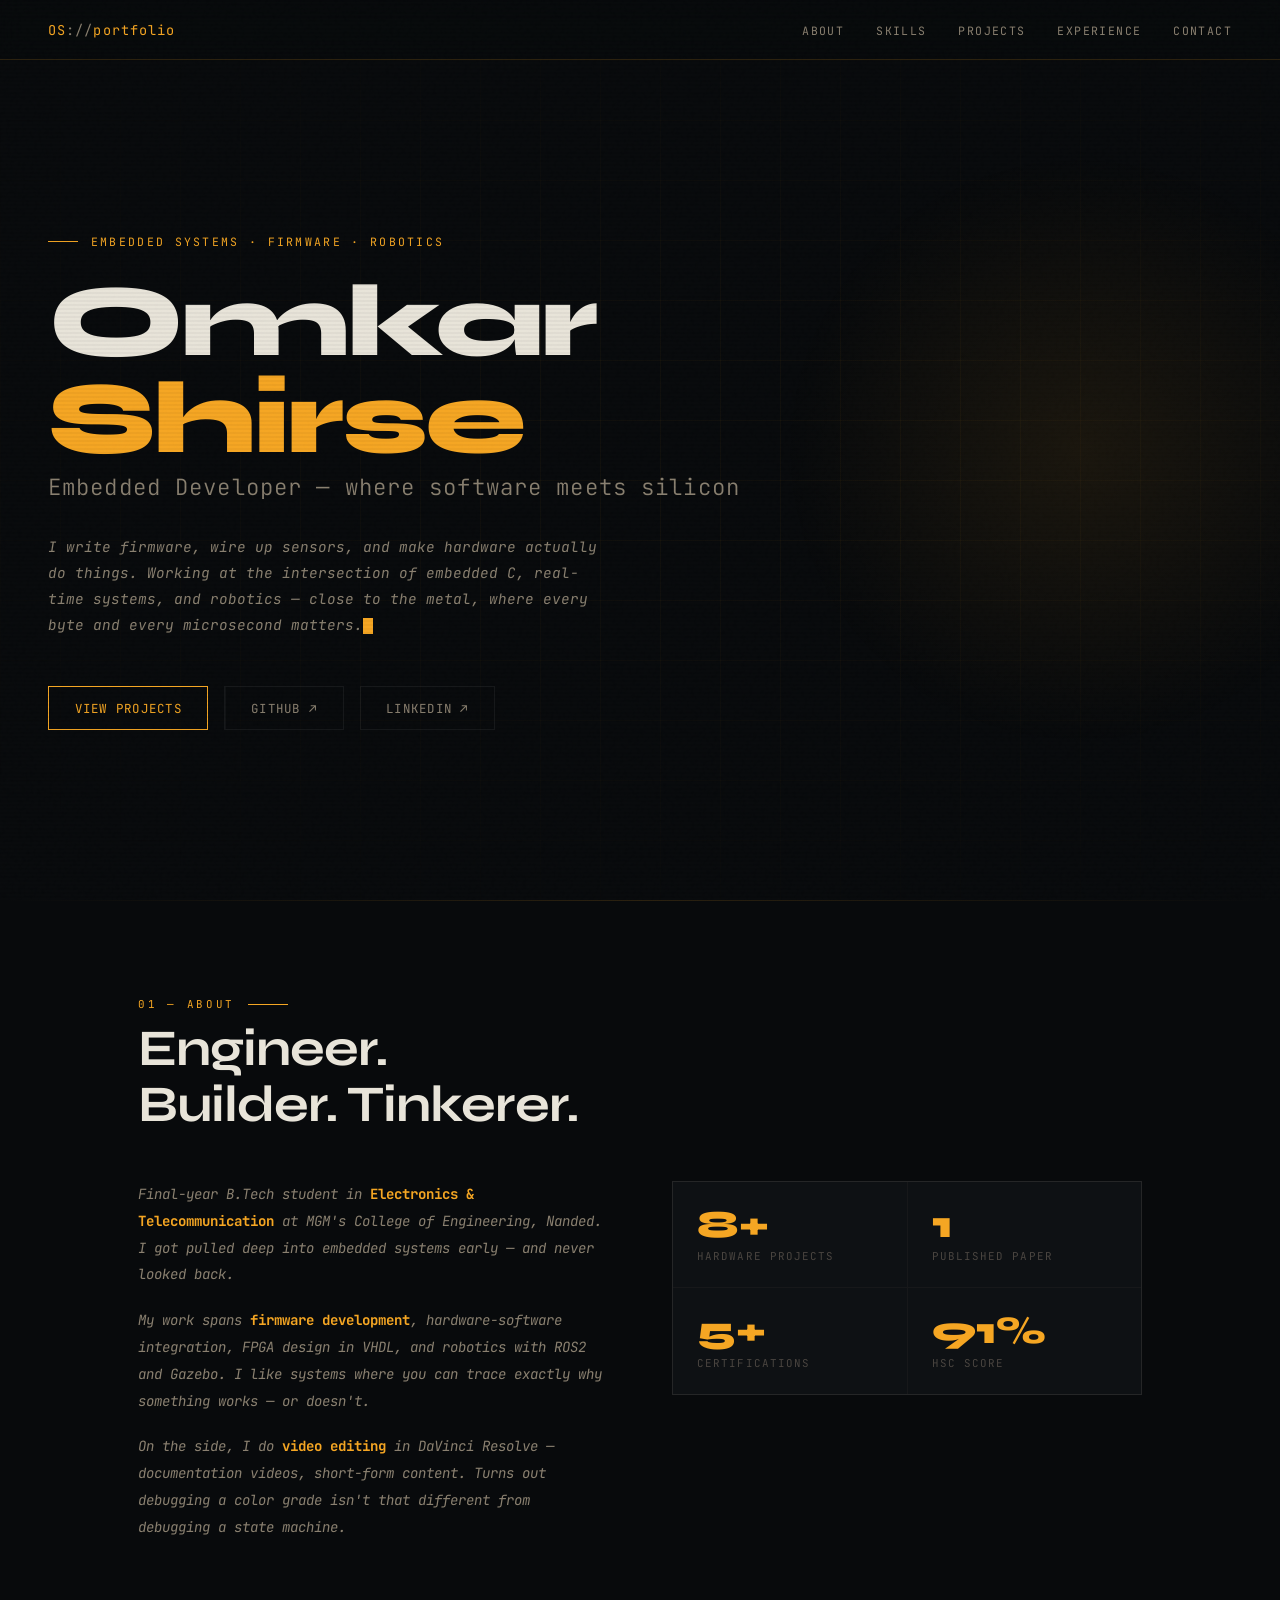
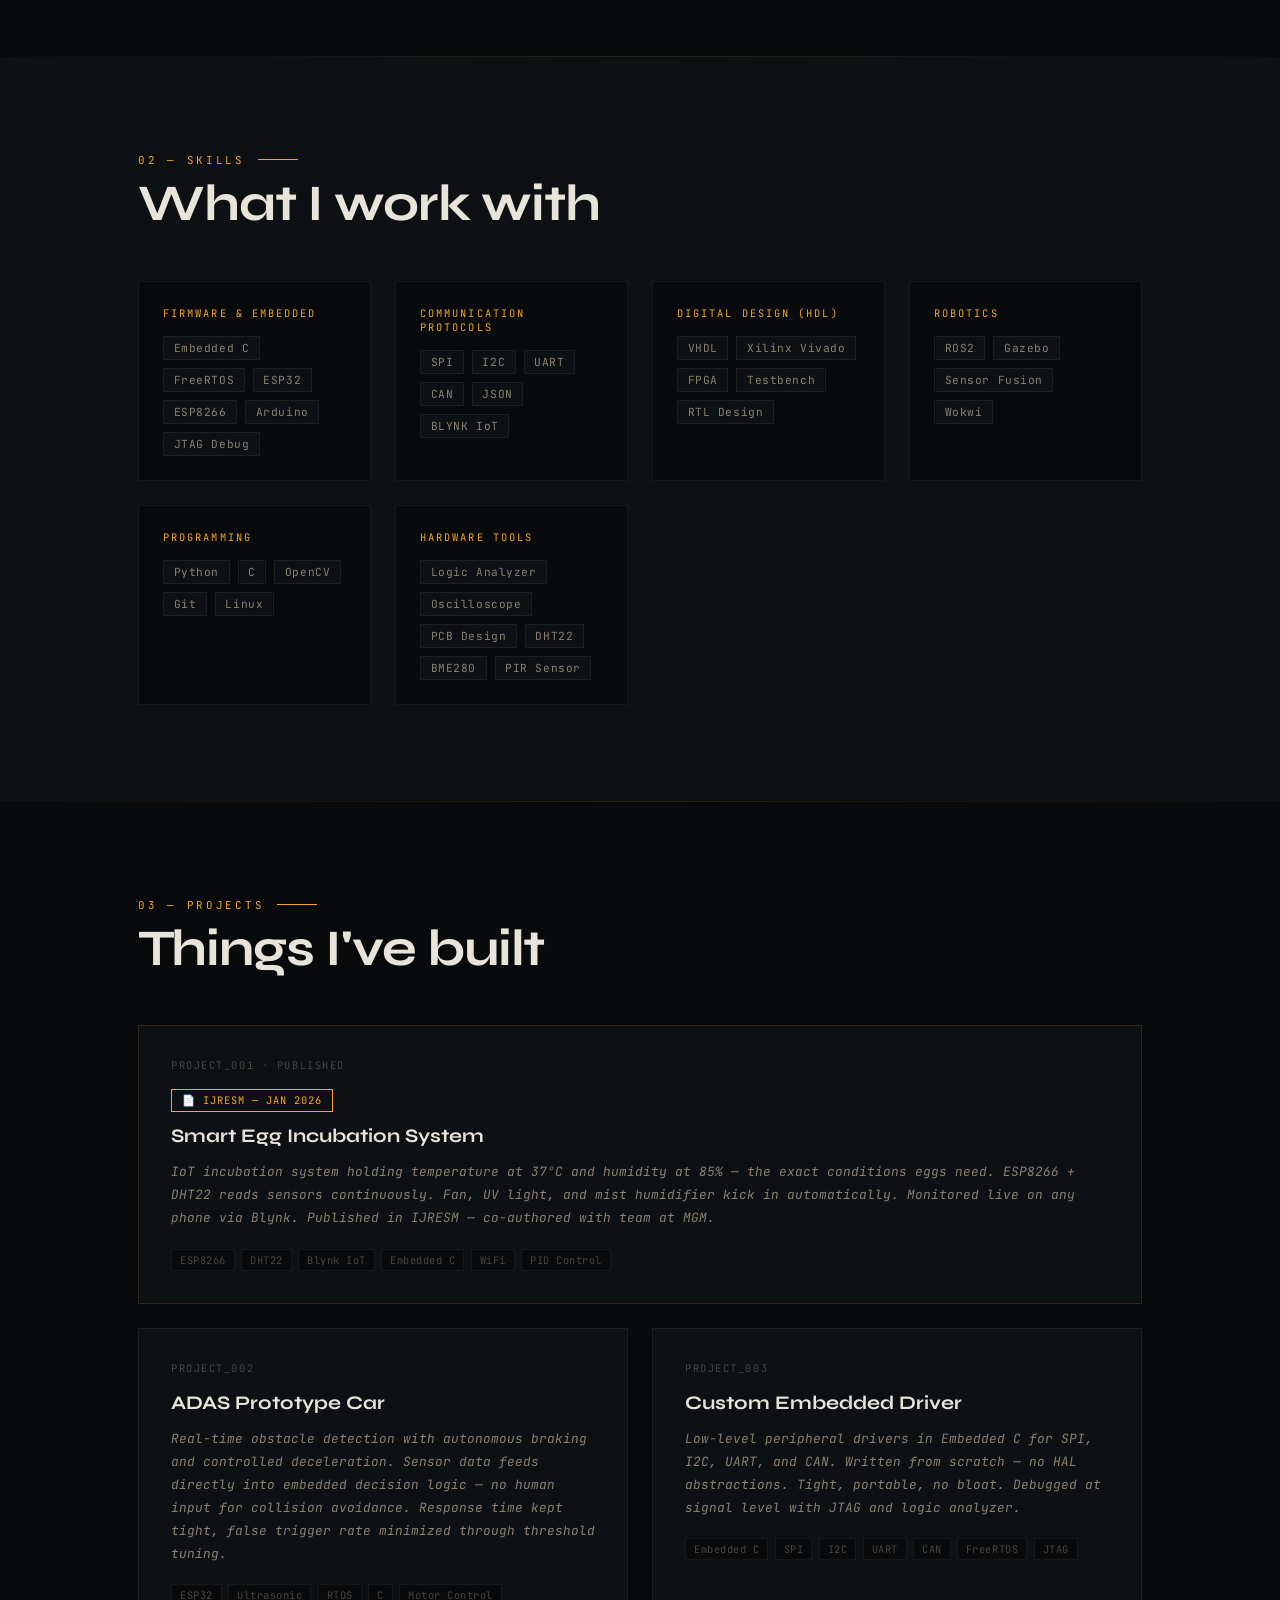
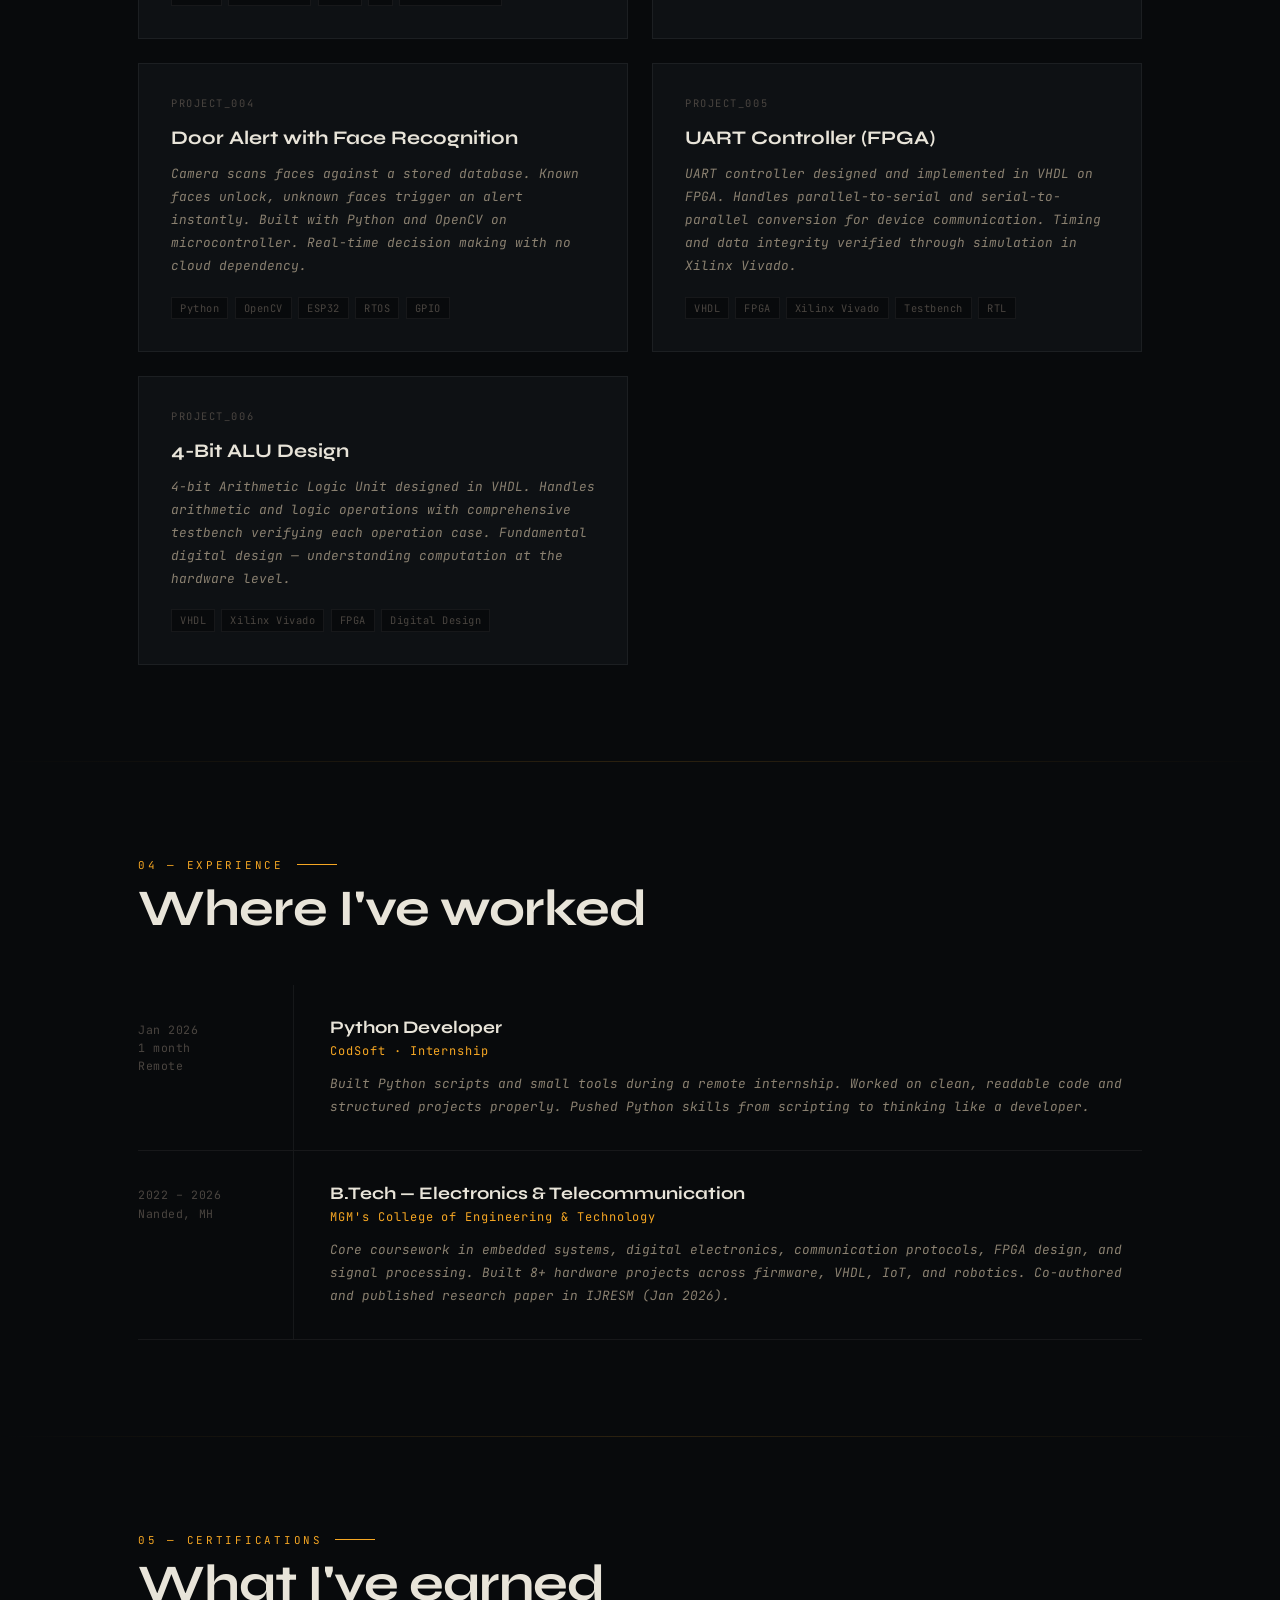
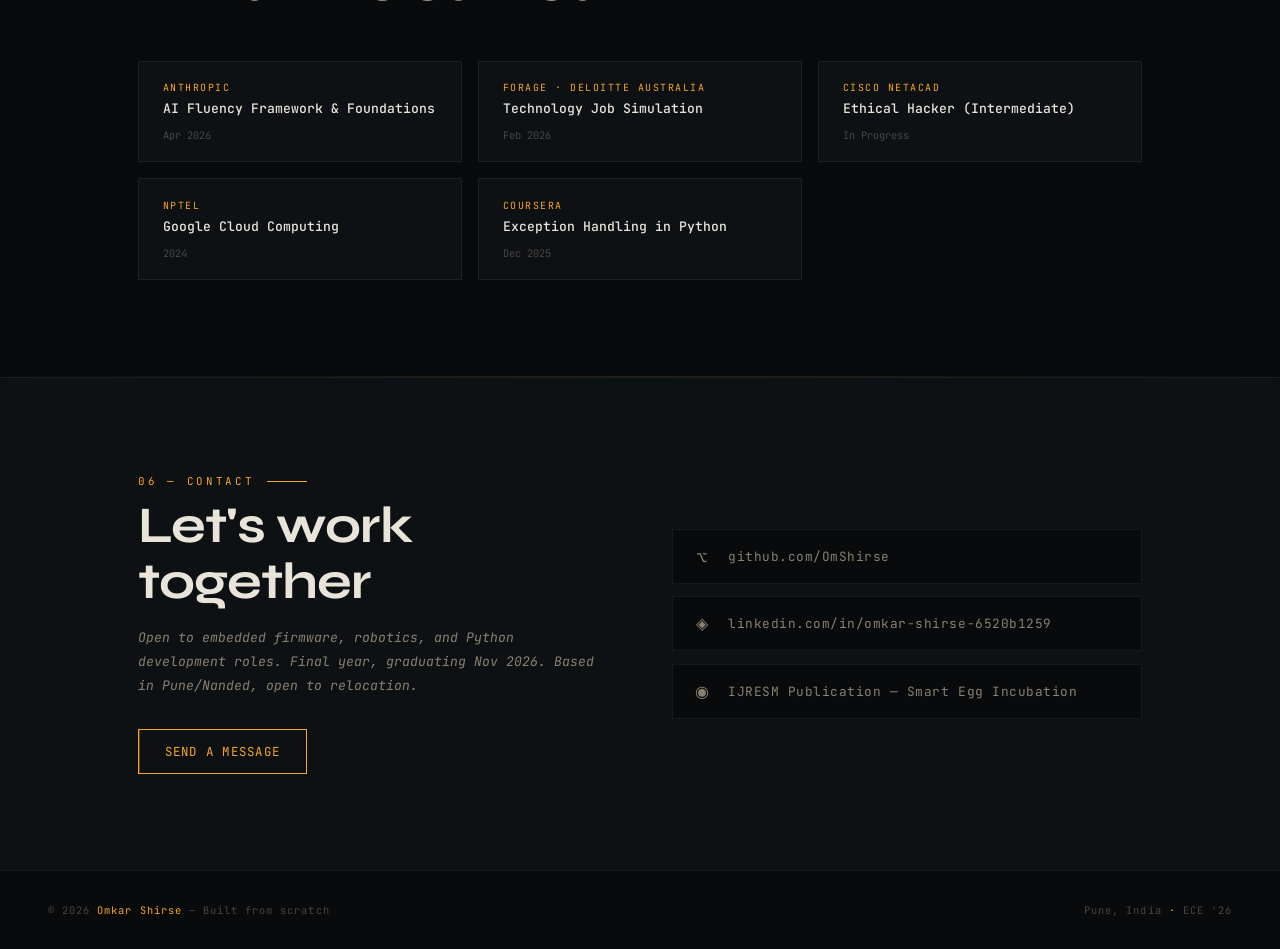
<file: index.html>
<!DOCTYPE html>
<html lang="en">
<head>
<meta charset="UTF-8"/>
<meta name="viewport" content="width=device-width, initial-scale=1.0"/>
<title>Omkar Shirse — Embedded Developer</title>
<link href="https://fonts.googleapis.com/css2?family=JetBrains+Mono:ital,wght@0,300;0,400;0,500;0,700;1,300&family=Syne:wght@400;600;700;800&display=swap" rel="stylesheet"/>
<style>
  :root {
    --bg: #080a0c;
    --bg2: #0e1114;
    --bg3: #141820;
    --amber: #f5a623;
    --amber-dim: #c4821a;
    --amber-glow: rgba(245,166,35,0.15);
    --amber-glow2: rgba(245,166,35,0.07);
    --green: #4ade80;
    --text: #e8e4d9;
    --text-dim: #8a8070;
    --text-muted: #4a4540;
    --border: rgba(245,166,35,0.15);
    --border-dim: rgba(255,255,255,0.06);
    --mono: 'JetBrains Mono', monospace;
    --sans: 'Syne', sans-serif;
  }

  *, *::before, *::after { box-sizing: border-box; margin: 0; padding: 0; }

  html { scroll-behavior: smooth; }

  body {
    background: var(--bg);
    color: var(--text);
    font-family: var(--mono);
    overflow-x: hidden;
    cursor: crosshair;
  }

  /* NOISE OVERLAY */
  body::before {
    content: '';
    position: fixed;
    inset: 0;
    background-image: url("data:image/svg+xml,%3Csvg viewBox='0 0 256 256' xmlns='http://www.w3.org/2000/svg'%3E%3Cfilter id='noise'%3E%3CfeTurbulence type='fractalNoise' baseFrequency='0.9' numOctaves='4' stitchTiles='stitch'/%3E%3C/filter%3E%3Crect width='100%25' height='100%25' filter='url(%23noise)' opacity='0.04'/%3E%3C/svg%3E");
    pointer-events: none;
    z-index: 1000;
    opacity: 0.4;
  }

  /* SCANLINES */
  body::after {
    content: '';
    position: fixed;
    inset: 0;
    background: repeating-linear-gradient(0deg, transparent, transparent 2px, rgba(0,0,0,0.03) 2px, rgba(0,0,0,0.03) 4px);
    pointer-events: none;
    z-index: 999;
  }

  /* NAV */
  nav {
    position: fixed;
    top: 0; left: 0; right: 0;
    z-index: 100;
    display: flex;
    justify-content: space-between;
    align-items: center;
    padding: 1.2rem 3rem;
    background: rgba(8,10,12,0.9);
    backdrop-filter: blur(12px);
    border-bottom: 1px solid var(--border);
  }

  .nav-logo {
    font-family: var(--mono);
    font-size: 0.85rem;
    color: var(--amber);
    letter-spacing: 0.08em;
  }

  .nav-logo span { color: var(--text-dim); }

  .nav-links {
    display: flex;
    gap: 2rem;
    list-style: none;
  }

  .nav-links a {
    font-size: 0.72rem;
    color: var(--text-dim);
    text-decoration: none;
    letter-spacing: 0.12em;
    text-transform: uppercase;
    transition: color 0.2s;
  }

  .nav-links a:hover { color: var(--amber); }

  /* HERO */
  .hero {
    min-height: 100vh;
    display: flex;
    align-items: center;
    padding: 8rem 3rem 4rem;
    position: relative;
    overflow: hidden;
  }

  /* Circuit grid background */
  .hero::before {
    content: '';
    position: absolute;
    inset: 0;
    background-image:
      linear-gradient(rgba(245,166,35,0.04) 1px, transparent 1px),
      linear-gradient(90deg, rgba(245,166,35,0.04) 1px, transparent 1px);
    background-size: 60px 60px;
    mask-image: radial-gradient(ellipse 80% 60% at 60% 50%, black 20%, transparent 100%);
  }

  /* Glowing orb */
  .hero::after {
    content: '';
    position: absolute;
    right: -100px;
    top: 50%;
    transform: translateY(-50%);
    width: 600px;
    height: 600px;
    background: radial-gradient(circle, rgba(245,166,35,0.08) 0%, transparent 70%);
    pointer-events: none;
  }

  .hero-content { max-width: 900px; position: relative; }

  .hero-tag {
    font-size: 0.72rem;
    color: var(--amber);
    letter-spacing: 0.2em;
    text-transform: uppercase;
    margin-bottom: 1.5rem;
    display: flex;
    align-items: center;
    gap: 0.8rem;
    animation: fadeUp 0.8s ease both;
  }

  .hero-tag::before {
    content: '';
    width: 30px; height: 1px;
    background: var(--amber);
  }

  .hero-name {
    font-family: var(--sans);
    font-size: clamp(3.5rem, 8vw, 7rem);
    font-weight: 800;
    line-height: 0.95;
    letter-spacing: -0.03em;
    color: var(--text);
    margin-bottom: 0.3rem;
    animation: fadeUp 0.8s 0.1s ease both;
  }

  .hero-name .accent { color: var(--amber); }

  .hero-role {
    font-size: clamp(1rem, 2.5vw, 1.4rem);
    color: var(--text-dim);
    font-weight: 300;
    letter-spacing: 0.05em;
    margin-bottom: 2rem;
    animation: fadeUp 0.8s 0.2s ease both;
  }

  .hero-desc {
    font-size: 0.9rem;
    color: var(--text-dim);
    line-height: 1.8;
    max-width: 560px;
    margin-bottom: 3rem;
    font-style: italic;
    animation: fadeUp 0.8s 0.3s ease both;
  }

  .hero-cta {
    display: flex;
    gap: 1rem;
    flex-wrap: wrap;
    animation: fadeUp 0.8s 0.4s ease both;
  }

  .btn {
    display: inline-flex;
    align-items: center;
    gap: 0.6rem;
    padding: 0.8rem 1.6rem;
    font-family: var(--mono);
    font-size: 0.78rem;
    letter-spacing: 0.1em;
    text-transform: uppercase;
    text-decoration: none;
    border: 1px solid var(--amber);
    color: var(--amber);
    background: transparent;
    cursor: pointer;
    transition: all 0.2s;
    position: relative;
    overflow: hidden;
  }

  .btn::before {
    content: '';
    position: absolute;
    inset: 0;
    background: var(--amber);
    transform: translateX(-100%);
    transition: transform 0.25s;
    z-index: -1;
  }

  .btn:hover { color: var(--bg); }
  .btn:hover::before { transform: translateX(0); }

  .btn-ghost {
    border-color: var(--border-dim);
    color: var(--text-dim);
  }
  .btn-ghost::before { background: rgba(255,255,255,0.05); }
  .btn-ghost:hover { color: var(--text); }

  /* SECTION BASE */
  section {
    padding: 6rem 3rem;
    max-width: 1100px;
    margin: 0 auto;
  }

  .section-label {
    font-size: 0.68rem;
    letter-spacing: 0.25em;
    text-transform: uppercase;
    color: var(--amber);
    margin-bottom: 0.6rem;
    display: flex;
    align-items: center;
    gap: 0.8rem;
  }

  .section-label::after {
    content: '';
    flex: 1;
    max-width: 40px;
    height: 1px;
    background: var(--amber);
  }

  .section-title {
    font-family: var(--sans);
    font-size: clamp(2rem, 4vw, 3.2rem);
    font-weight: 700;
    color: var(--text);
    line-height: 1.1;
    margin-bottom: 3rem;
    letter-spacing: -0.02em;
  }

  /* ABOUT */
  .about-grid {
    display: grid;
    grid-template-columns: 1fr 1fr;
    gap: 4rem;
    align-items: start;
  }

  .about-text p {
    font-size: 0.88rem;
    color: var(--text-dim);
    line-height: 1.9;
    margin-bottom: 1.2rem;
    font-style: italic;
  }

  .about-text p strong { color: var(--amber); font-style: normal; }

  .stat-grid {
    display: grid;
    grid-template-columns: 1fr 1fr;
    gap: 1px;
    background: var(--border-dim);
    border: 1px solid var(--border-dim);
  }

  .stat {
    background: var(--bg2);
    padding: 1.5rem;
    transition: background 0.2s;
  }

  .stat:hover { background: var(--bg3); }

  .stat-num {
    font-family: var(--sans);
    font-size: 2.4rem;
    font-weight: 800;
    color: var(--amber);
    line-height: 1;
    margin-bottom: 0.3rem;
  }

  .stat-label {
    font-size: 0.68rem;
    color: var(--text-muted);
    text-transform: uppercase;
    letter-spacing: 0.1em;
  }

  /* SKILLS */
  .skills-section { background: var(--bg2); max-width: 100%; padding: 6rem 0; }
  .skills-inner { max-width: 1100px; margin: 0 auto; padding: 0 3rem; }

  .skill-categories {
    display: grid;
    grid-template-columns: repeat(auto-fit, minmax(220px, 1fr));
    gap: 1.5rem;
    margin-top: 3rem;
  }

  .skill-cat {
    border: 1px solid var(--border-dim);
    padding: 1.5rem;
    background: var(--bg);
    transition: border-color 0.2s, transform 0.2s;
    position: relative;
    overflow: hidden;
  }

  .skill-cat::before {
    content: '';
    position: absolute;
    top: 0; left: 0;
    width: 2px; height: 0;
    background: var(--amber);
    transition: height 0.3s;
  }

  .skill-cat:hover { border-color: var(--border); transform: translateY(-3px); }
  .skill-cat:hover::before { height: 100%; }

  .skill-cat-name {
    font-size: 0.65rem;
    text-transform: uppercase;
    letter-spacing: 0.2em;
    color: var(--amber);
    margin-bottom: 1rem;
  }

  .skill-tags {
    display: flex;
    flex-wrap: wrap;
    gap: 0.5rem;
  }

  .tag {
    font-size: 0.7rem;
    padding: 0.25rem 0.6rem;
    background: var(--bg2);
    border: 1px solid var(--border-dim);
    color: var(--text-dim);
    letter-spacing: 0.05em;
  }

  /* PROJECTS */
  .projects-grid {
    display: grid;
    grid-template-columns: repeat(auto-fit, minmax(320px, 1fr));
    gap: 1.5rem;
  }

  .project-card {
    border: 1px solid var(--border-dim);
    background: var(--bg2);
    padding: 2rem;
    position: relative;
    transition: border-color 0.25s, transform 0.25s;
    overflow: hidden;
  }

  .project-card::after {
    content: '';
    position: absolute;
    inset: 0;
    background: var(--amber-glow2);
    opacity: 0;
    transition: opacity 0.25s;
  }

  .project-card:hover {
    border-color: var(--amber);
    transform: translateY(-4px);
  }
  .project-card:hover::after { opacity: 1; }

  .project-card.featured {
    grid-column: span 2;
    border-color: var(--border);
  }

  .project-num {
    font-size: 0.65rem;
    color: var(--text-muted);
    letter-spacing: 0.15em;
    margin-bottom: 1rem;
  }

  .project-title {
    font-family: var(--sans);
    font-size: 1.2rem;
    font-weight: 700;
    color: var(--text);
    margin-bottom: 0.8rem;
    line-height: 1.2;
  }

  .project-pub {
    display: inline-flex;
    align-items: center;
    gap: 0.4rem;
    font-size: 0.65rem;
    color: var(--amber);
    letter-spacing: 0.1em;
    text-transform: uppercase;
    margin-bottom: 0.8rem;
    padding: 0.2rem 0.6rem;
    border: 1px solid var(--amber);
  }

  .project-desc {
    font-size: 0.8rem;
    color: var(--text-dim);
    line-height: 1.8;
    margin-bottom: 1.2rem;
    font-style: italic;
  }

  .project-stack {
    display: flex;
    flex-wrap: wrap;
    gap: 0.4rem;
  }

  .stack-tag {
    font-size: 0.65rem;
    padding: 0.2rem 0.5rem;
    border: 1px solid var(--border-dim);
    color: var(--text-muted);
    letter-spacing: 0.05em;
    background: var(--bg);
  }

  /* EXPERIENCE */
  .exp-item {
    display: grid;
    grid-template-columns: 160px 1fr;
    gap: 2rem;
    padding: 2rem 0;
    border-bottom: 1px solid var(--border-dim);
    position: relative;
  }

  .exp-item::before {
    content: '';
    position: absolute;
    left: 155px;
    top: 0; bottom: 0;
    width: 1px;
    background: var(--border-dim);
  }

  .exp-date {
    font-size: 0.72rem;
    color: var(--text-muted);
    padding-top: 0.2rem;
    letter-spacing: 0.05em;
    line-height: 1.6;
  }

  .exp-role {
    font-family: var(--sans);
    font-size: 1.1rem;
    font-weight: 700;
    color: var(--text);
    margin-bottom: 0.3rem;
  }

  .exp-company {
    font-size: 0.75rem;
    color: var(--amber);
    margin-bottom: 0.8rem;
    letter-spacing: 0.08em;
  }

  .exp-desc {
    font-size: 0.8rem;
    color: var(--text-dim);
    line-height: 1.8;
    font-style: italic;
  }

  /* CERTS */
  .certs-grid {
    display: grid;
    grid-template-columns: repeat(auto-fit, minmax(240px, 1fr));
    gap: 1rem;
  }

  .cert-card {
    border: 1px solid var(--border-dim);
    padding: 1.2rem 1.5rem;
    background: var(--bg2);
    display: flex;
    flex-direction: column;
    gap: 0.4rem;
    transition: border-color 0.2s;
  }

  .cert-card:hover { border-color: var(--border); }

  .cert-issuer {
    font-size: 0.62rem;
    color: var(--amber);
    text-transform: uppercase;
    letter-spacing: 0.15em;
  }

  .cert-name {
    font-size: 0.82rem;
    color: var(--text);
    line-height: 1.4;
    font-weight: 500;
  }

  .cert-date {
    font-size: 0.65rem;
    color: var(--text-muted);
    margin-top: 0.2rem;
  }

  /* CONTACT */
  .contact-section {
    background: var(--bg2);
    max-width: 100%;
    padding: 6rem 0;
    border-top: 1px solid var(--border-dim);
  }

  .contact-inner {
    max-width: 1100px;
    margin: 0 auto;
    padding: 0 3rem;
    display: grid;
    grid-template-columns: 1fr 1fr;
    gap: 4rem;
    align-items: center;
  }

  .contact-text .section-title { margin-bottom: 1rem; }

  .contact-subtext {
    font-size: 0.82rem;
    color: var(--text-dim);
    line-height: 1.8;
    font-style: italic;
    margin-bottom: 2rem;
  }

  .contact-links {
    display: flex;
    flex-direction: column;
    gap: 0.8rem;
  }

  .contact-link {
    display: flex;
    align-items: center;
    gap: 1rem;
    font-size: 0.8rem;
    color: var(--text-dim);
    text-decoration: none;
    padding: 1rem 1.2rem;
    border: 1px solid var(--border-dim);
    background: var(--bg);
    transition: all 0.2s;
    letter-spacing: 0.04em;
  }

  .contact-link:hover {
    border-color: var(--amber);
    color: var(--amber);
    background: var(--amber-glow2);
  }

  .contact-link-icon {
    font-size: 1rem;
    width: 20px;
    text-align: center;
  }

  /* FOOTER */
  footer {
    padding: 2rem 3rem;
    display: flex;
    justify-content: space-between;
    align-items: center;
    border-top: 1px solid var(--border-dim);
    max-width: 100%;
  }

  footer p {
    font-size: 0.65rem;
    color: var(--text-muted);
    letter-spacing: 0.1em;
  }

  footer span { color: var(--amber); }

  /* TERMINAL BLINK */
  .blink {
    display: inline-block;
    width: 10px;
    height: 1.1em;
    background: var(--amber);
    vertical-align: text-bottom;
    animation: blink 1s step-end infinite;
  }

  /* DIVIDER */
  .divider {
    width: 100%;
    height: 1px;
    background: linear-gradient(90deg, transparent, var(--border), transparent);
    margin: 0;
  }

  /* ANIMATIONS */
  @keyframes fadeUp {
    from { opacity: 0; transform: translateY(24px); }
    to   { opacity: 1; transform: translateY(0); }
  }

  @keyframes blink {
    50% { opacity: 0; }
  }

  /* SCROLL REVEAL */
  .reveal {
    opacity: 0;
    transform: translateY(30px);
    transition: opacity 0.7s ease, transform 0.7s ease;
  }
  .reveal.visible {
    opacity: 1;
    transform: translateY(0);
  }

  /* MOBILE */
  @media (max-width: 768px) {
    nav { padding: 1rem 1.5rem; }
    .nav-links { display: none; }
    section { padding: 4rem 1.5rem; }
    .hero { padding: 7rem 1.5rem 4rem; }
    .about-grid { grid-template-columns: 1fr; gap: 2rem; }
    .exp-item { grid-template-columns: 1fr; gap: 0.5rem; }
    .exp-item::before { display: none; }
    .project-card.featured { grid-column: span 1; }
    .contact-inner { grid-template-columns: 1fr; gap: 2rem; }
  }
</style>
</head>
<body>

<!-- NAV -->
<nav>
  <div class="nav-logo">OS<span>://</span>portfolio</div>
  <ul class="nav-links">
    <li><a href="#about">About</a></li>
    <li><a href="#skills">Skills</a></li>
    <li><a href="#projects">Projects</a></li>
    <li><a href="#experience">Experience</a></li>
    <li><a href="#contact">Contact</a></li>
  </ul>
</nav>

<!-- HERO -->
<div class="hero">
  <div class="hero-content">
    <div class="hero-tag">Embedded Systems · Firmware · Robotics</div>
    <h1 class="hero-name">Omkar<br><span class="accent">Shirse</span></h1>
    <p class="hero-role">Embedded Developer — where software meets silicon</p>
    <p class="hero-desc">
      I write firmware, wire up sensors, and make hardware actually do things.
      Working at the intersection of embedded C, real-time systems, and robotics — 
      close to the metal, where every byte and every microsecond matters.<span class="blink"></span>
    </p>
    <div class="hero-cta">
      <a href="#projects" class="btn">View Projects</a>
      <a href="https://github.com/OmShirse" target="_blank" class="btn btn-ghost">GitHub ↗</a>
      <a href="https://linkedin.com/in/omkar-shirse-6520b1259" target="_blank" class="btn btn-ghost">LinkedIn ↗</a>
    </div>
  </div>
</div>

<div class="divider"></div>

<!-- ABOUT -->
<section id="about">
  <div class="section-label">01 — About</div>
  <h2 class="section-title">Engineer.<br>Builder. Tinkerer.</h2>
  <div class="about-grid">
    <div class="about-text reveal">
      <p>
        Final-year B.Tech student in <strong>Electronics & Telecommunication</strong> at MGM's College of Engineering, Nanded. 
        I got pulled deep into embedded systems early — and never looked back.
      </p>
      <p>
        My work spans <strong>firmware development</strong>, hardware-software integration, FPGA design in VHDL, 
        and robotics with ROS2 and Gazebo. I like systems where you can trace exactly why something works — or doesn't.
      </p>
      <p>
        On the side, I do <strong>video editing</strong> in DaVinci Resolve — documentation videos, short-form content. 
        Turns out debugging a color grade isn't that different from debugging a state machine.
      </p>
    </div>
    <div class="stat-grid reveal">
      <div class="stat">
        <div class="stat-num">8+</div>
        <div class="stat-label">Hardware Projects</div>
      </div>
      <div class="stat">
        <div class="stat-num">1</div>
        <div class="stat-label">Published Paper</div>
      </div>
      <div class="stat">
        <div class="stat-num">5+</div>
        <div class="stat-label">Certifications</div>
      </div>
      <div class="stat">
        <div class="stat-num">91%</div>
        <div class="stat-label">HSC Score</div>
      </div>
    </div>
  </div>
</section>

<div class="divider"></div>

<!-- SKILLS -->
<div class="skills-section" id="skills">
  <div class="skills-inner">
    <div class="section-label reveal">02 — Skills</div>
    <h2 class="section-title reveal">What I work with</h2>
    <div class="skill-categories">
      <div class="skill-cat reveal">
        <div class="skill-cat-name">Firmware & Embedded</div>
        <div class="skill-tags">
          <span class="tag">Embedded C</span>
          <span class="tag">FreeRTOS</span>
          <span class="tag">ESP32</span>
          <span class="tag">ESP8266</span>
          <span class="tag">Arduino</span>
          <span class="tag">JTAG Debug</span>
        </div>
      </div>
      <div class="skill-cat reveal">
        <div class="skill-cat-name">Communication Protocols</div>
        <div class="skill-tags">
          <span class="tag">SPI</span>
          <span class="tag">I2C</span>
          <span class="tag">UART</span>
          <span class="tag">CAN</span>
          <span class="tag">JSON</span>
          <span class="tag">BLYNK IoT</span>
        </div>
      </div>
      <div class="skill-cat reveal">
        <div class="skill-cat-name">Digital Design (HDL)</div>
        <div class="skill-tags">
          <span class="tag">VHDL</span>
          <span class="tag">Xilinx Vivado</span>
          <span class="tag">FPGA</span>
          <span class="tag">Testbench</span>
          <span class="tag">RTL Design</span>
        </div>
      </div>
      <div class="skill-cat reveal">
        <div class="skill-cat-name">Robotics</div>
        <div class="skill-tags">
          <span class="tag">ROS2</span>
          <span class="tag">Gazebo</span>
          <span class="tag">Sensor Fusion</span>
          <span class="tag">Wokwi</span>
        </div>
      </div>
      <div class="skill-cat reveal">
        <div class="skill-cat-name">Programming</div>
        <div class="skill-tags">
          <span class="tag">Python</span>
          <span class="tag">C</span>
          <span class="tag">OpenCV</span>
          <span class="tag">Git</span>
          <span class="tag">Linux</span>
        </div>
      </div>
      <div class="skill-cat reveal">
        <div class="skill-cat-name">Hardware Tools</div>
        <div class="skill-tags">
          <span class="tag">Logic Analyzer</span>
          <span class="tag">Oscilloscope</span>
          <span class="tag">PCB Design</span>
          <span class="tag">DHT22</span>
          <span class="tag">BME280</span>
          <span class="tag">PIR Sensor</span>
        </div>
      </div>
    </div>
  </div>
</div>

<div class="divider"></div>

<!-- PROJECTS -->
<section id="projects">
  <div class="section-label">03 — Projects</div>
  <h2 class="section-title">Things I've built</h2>

  <div class="projects-grid">

    <!-- FEATURED: Smart Egg -->
    <div class="project-card featured reveal">
      <div class="project-num">PROJECT_001 · PUBLISHED</div>
      <div class="project-pub">📄 IJRESM — Jan 2026</div>
      <div class="project-title">Smart Egg Incubation System</div>
      <p class="project-desc">
        IoT incubation system holding temperature at 37°C and humidity at 85% — the exact conditions eggs need. 
        ESP8266 + DHT22 reads sensors continuously. Fan, UV light, and mist humidifier kick in automatically. 
        Monitored live on any phone via Blynk. Published in IJRESM — co-authored with team at MGM.
      </p>
      <div class="project-stack">
        <span class="stack-tag">ESP8266</span>
        <span class="stack-tag">DHT22</span>
        <span class="stack-tag">Blynk IoT</span>
        <span class="stack-tag">Embedded C</span>
        <span class="stack-tag">WiFi</span>
        <span class="stack-tag">PID Control</span>
      </div>
    </div>

    <!-- ADAS -->
    <div class="project-card reveal">
      <div class="project-num">PROJECT_002</div>
      <div class="project-title">ADAS Prototype Car</div>
      <p class="project-desc">
        Real-time obstacle detection with autonomous braking and controlled deceleration. 
        Sensor data feeds directly into embedded decision logic — no human input for collision avoidance. 
        Response time kept tight, false trigger rate minimized through threshold tuning.
      </p>
      <div class="project-stack">
        <span class="stack-tag">ESP32</span>
        <span class="stack-tag">Ultrasonic</span>
        <span class="stack-tag">RTOS</span>
        <span class="stack-tag">C</span>
        <span class="stack-tag">Motor Control</span>
      </div>
    </div>

    <!-- Custom Driver -->
    <div class="project-card reveal">
      <div class="project-num">PROJECT_003</div>
      <div class="project-title">Custom Embedded Driver</div>
      <p class="project-desc">
        Low-level peripheral drivers in Embedded C for SPI, I2C, UART, and CAN. 
        Written from scratch — no HAL abstractions. Tight, portable, no bloat. 
        Debugged at signal level with JTAG and logic analyzer.
      </p>
      <div class="project-stack">
        <span class="stack-tag">Embedded C</span>
        <span class="stack-tag">SPI</span>
        <span class="stack-tag">I2C</span>
        <span class="stack-tag">UART</span>
        <span class="stack-tag">CAN</span>
        <span class="stack-tag">FreeRTOS</span>
        <span class="stack-tag">JTAG</span>
      </div>
    </div>

    <!-- Face Recognition -->
    <div class="project-card reveal">
      <div class="project-num">PROJECT_004</div>
      <div class="project-title">Door Alert with Face Recognition</div>
      <p class="project-desc">
        Camera scans faces against a stored database. Known faces unlock, unknown faces trigger an alert instantly. 
        Built with Python and OpenCV on microcontroller. Real-time decision making with no cloud dependency.
      </p>
      <div class="project-stack">
        <span class="stack-tag">Python</span>
        <span class="stack-tag">OpenCV</span>
        <span class="stack-tag">ESP32</span>
        <span class="stack-tag">RTOS</span>
        <span class="stack-tag">GPIO</span>
      </div>
    </div>

    <!-- UART Controller -->
    <div class="project-card reveal">
      <div class="project-num">PROJECT_005</div>
      <div class="project-title">UART Controller (FPGA)</div>
      <p class="project-desc">
        UART controller designed and implemented in VHDL on FPGA. 
        Handles parallel-to-serial and serial-to-parallel conversion for device communication. 
        Timing and data integrity verified through simulation in Xilinx Vivado.
      </p>
      <div class="project-stack">
        <span class="stack-tag">VHDL</span>
        <span class="stack-tag">FPGA</span>
        <span class="stack-tag">Xilinx Vivado</span>
        <span class="stack-tag">Testbench</span>
        <span class="stack-tag">RTL</span>
      </div>
    </div>

    <!-- 4-bit ALU -->
    <div class="project-card reveal">
      <div class="project-num">PROJECT_006</div>
      <div class="project-title">4-Bit ALU Design</div>
      <p class="project-desc">
        4-bit Arithmetic Logic Unit designed in VHDL. Handles arithmetic and logic operations 
        with comprehensive testbench verifying each operation case. 
        Fundamental digital design — understanding computation at the hardware level.
      </p>
      <div class="project-stack">
        <span class="stack-tag">VHDL</span>
        <span class="stack-tag">Xilinx Vivado</span>
        <span class="stack-tag">FPGA</span>
        <span class="stack-tag">Digital Design</span>
      </div>
    </div>

  </div>
</section>

<div class="divider"></div>

<!-- EXPERIENCE -->
<section id="experience">
  <div class="section-label">04 — Experience</div>
  <h2 class="section-title">Where I've worked</h2>

  <div class="exp-item reveal">
    <div class="exp-date">Jan 2026<br>1 month<br>Remote</div>
    <div>
      <div class="exp-role">Python Developer</div>
      <div class="exp-company">CodSoft · Internship</div>
      <p class="exp-desc">
        Built Python scripts and small tools during a remote internship. 
        Worked on clean, readable code and structured projects properly. 
        Pushed Python skills from scripting to thinking like a developer.
      </p>
    </div>
  </div>

  <div class="exp-item reveal">
    <div class="exp-date">2022 – 2026<br>Nanded, MH</div>
    <div>
      <div class="exp-role">B.Tech — Electronics & Telecommunication</div>
      <div class="exp-company">MGM's College of Engineering & Technology</div>
      <p class="exp-desc">
        Core coursework in embedded systems, digital electronics, communication protocols, FPGA design, and signal processing. 
        Built 8+ hardware projects across firmware, VHDL, IoT, and robotics. 
        Co-authored and published research paper in IJRESM (Jan 2026).
      </p>
    </div>
  </div>
</section>

<div class="divider"></div>

<!-- CERTIFICATIONS -->
<section id="certs">
  <div class="section-label">05 — Certifications</div>
  <h2 class="section-title">What I've earned</h2>
  <div class="certs-grid">
    <div class="cert-card reveal">
      <div class="cert-issuer">Anthropic</div>
      <div class="cert-name">AI Fluency Framework & Foundations</div>
      <div class="cert-date">Apr 2026</div>
    </div>
    <div class="cert-card reveal">
      <div class="cert-issuer">Forage · Deloitte Australia</div>
      <div class="cert-name">Technology Job Simulation</div>
      <div class="cert-date">Feb 2026</div>
    </div>
    <div class="cert-card reveal">
      <div class="cert-issuer">Cisco NetAcad</div>
      <div class="cert-name">Ethical Hacker (Intermediate)</div>
      <div class="cert-date">In Progress</div>
    </div>
    <div class="cert-card reveal">
      <div class="cert-issuer">NPTEL</div>
      <div class="cert-name">Google Cloud Computing</div>
      <div class="cert-date">2024</div>
    </div>
    <div class="cert-card reveal">
      <div class="cert-issuer">Coursera</div>
      <div class="cert-name">Exception Handling in Python</div>
      <div class="cert-date">Dec 2025</div>
    </div>
  </div>
</section>

<div class="divider"></div>

<!-- CONTACT -->
<div class="contact-section" id="contact">
  <div class="contact-inner">
    <div class="contact-text reveal">
      <div class="section-label">06 — Contact</div>
      <h2 class="section-title">Let's work together</h2>
      <p class="contact-subtext">
        Open to embedded firmware, robotics, and Python development roles. 
        Final year, graduating Nov 2026. Based in Pune/Nanded, open to relocation.
      </p>
      <a href="mailto:omkarshirse@gmail.com" class="btn">Send a Message</a>
    </div>
    <div class="contact-links reveal">
      <a href="https://github.com/OmShirse" target="_blank" class="contact-link">
        <span class="contact-link-icon">⌥</span>
        github.com/OmShirse
      </a>
      <a href="https://linkedin.com/in/omkarshirse" target="_blank" class="contact-link">
        <span class="contact-link-icon">◈</span>
        linkedin.com/in/omkar-shirse-6520b1259
      </a>
      <a href="https://journal.ijresm.com/index.php/ijresm/article/view/3402" target="_blank" class="contact-link">
        <span class="contact-link-icon">◉</span>
        IJRESM Publication — Smart Egg Incubation
      </a>
    </div>
  </div>
</div>

<!-- FOOTER -->
<footer>
  <p>© 2026 <span>Omkar Shirse</span> — Built from scratch</p>
  <p>Pune, India <span>·</span> ECE '26</p>
</footer>

<script>
  // Scroll reveal
  const reveals = document.querySelectorAll('.reveal');
  const observer = new IntersectionObserver((entries) => {
    entries.forEach((entry, i) => {
      if (entry.isIntersecting) {
        setTimeout(() => entry.target.classList.add('visible'), i * 60);
        observer.unobserve(entry.target);
      }
    });
  }, { threshold: 0.1 });
  reveals.forEach(el => observer.observe(el));

  // Nav active state
  const sections = document.querySelectorAll('section, [id]');
  const navLinks = document.querySelectorAll('.nav-links a');
  window.addEventListener('scroll', () => {
    let current = '';
    sections.forEach(s => {
      if (window.scrollY >= s.offsetTop - 100) current = s.id;
    });
    navLinks.forEach(a => {
      a.style.color = a.getAttribute('href') === '#' + current
        ? 'var(--amber)' : '';
    });
  });
</script>
</body>
</html>
</file>
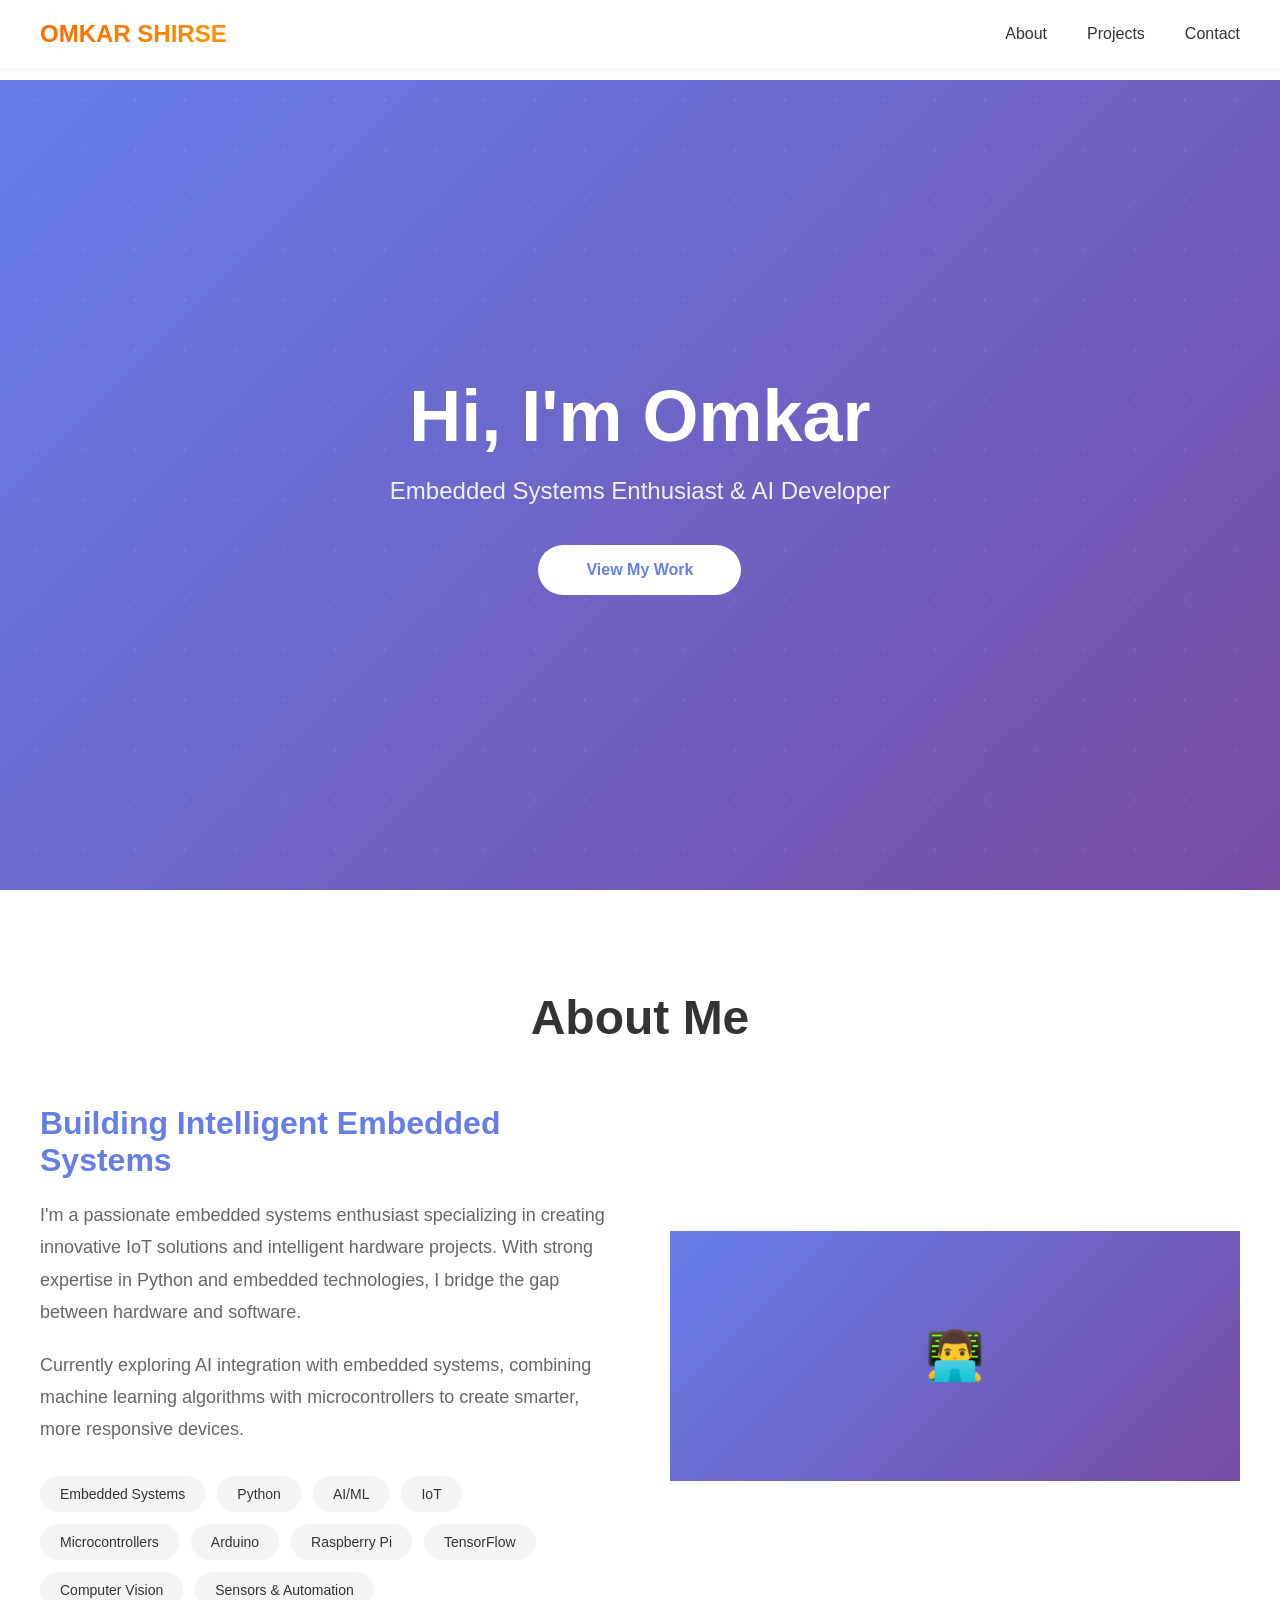
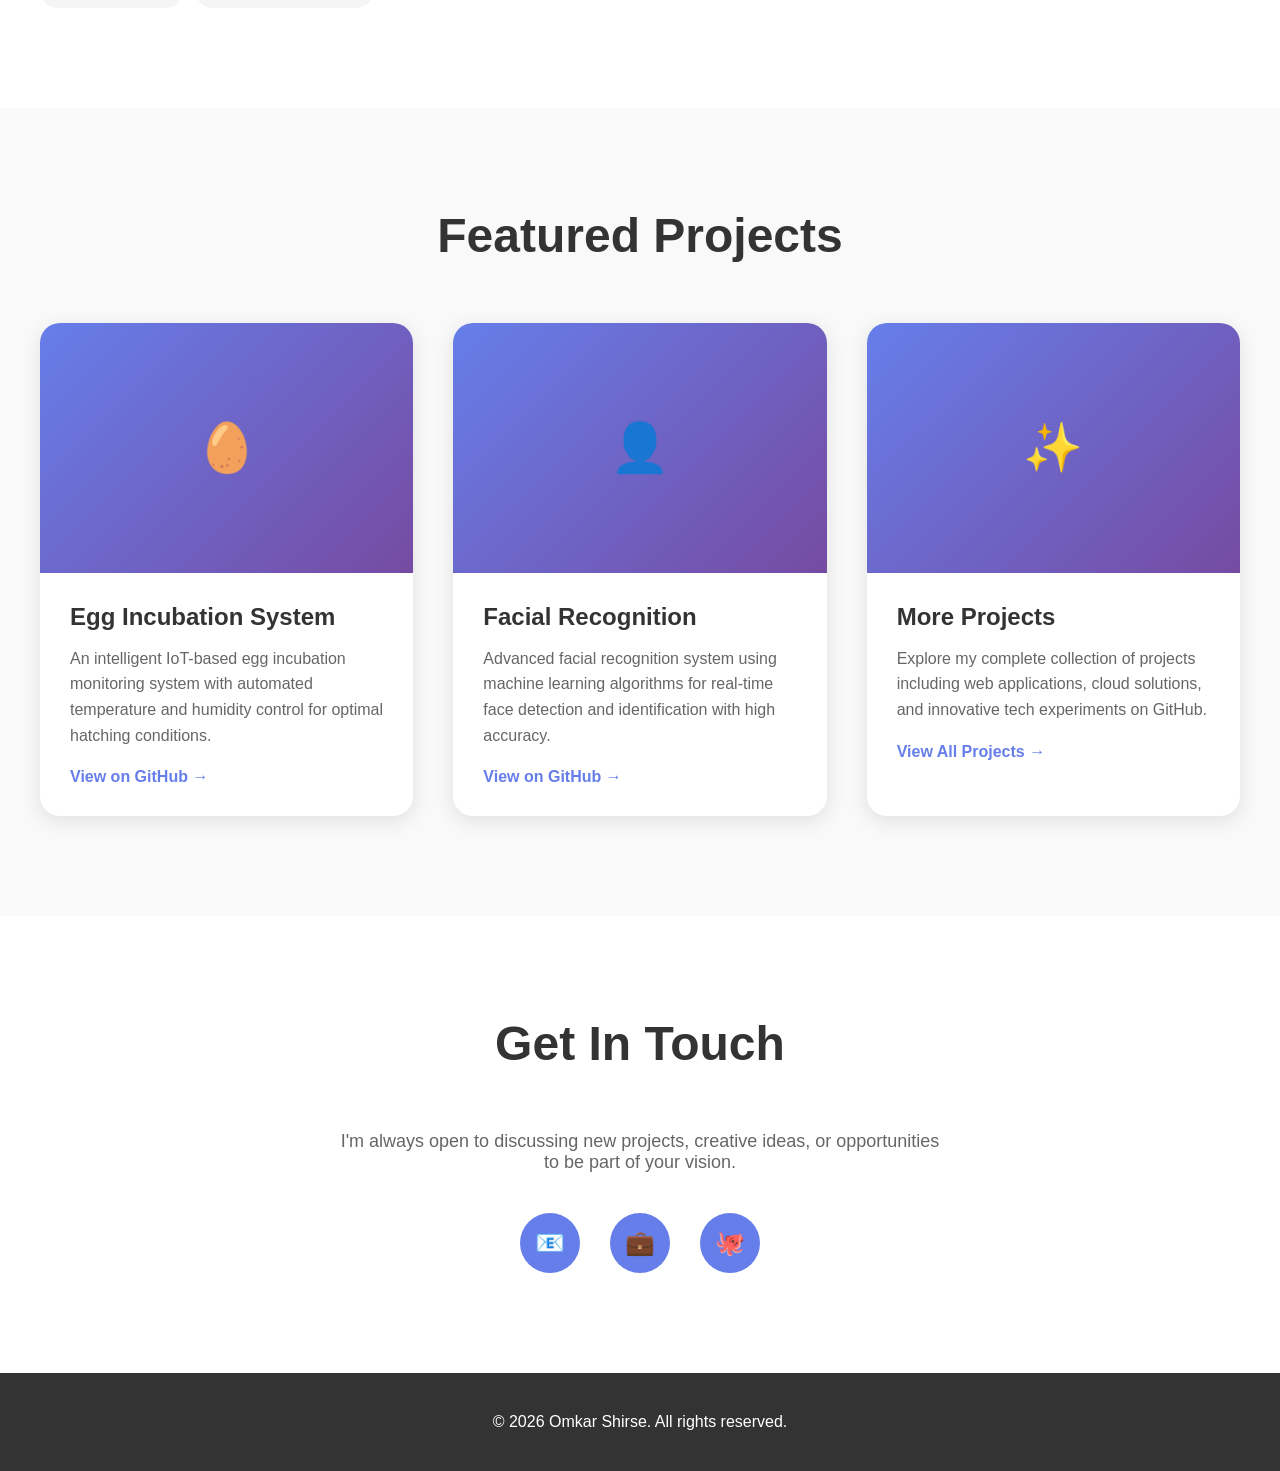
<file: File.html>
<!DOCTYPE html>
<html lang="en">
<head>
    <meta charset="UTF-8">
    <meta name="viewport" content="width=device-width, initial-scale=1.0">
    <title>Omkar Shirse - Portfolio</title>
    <style>
        * {
            margin: 0;
            padding: 0;
            box-sizing: border-box;
        }

        body {
            font-family: -apple-system, BlinkMacSystemFont, 'Segoe UI', Roboto, 'Helvetica Neue', Arial, sans-serif;
            color: #333;
            overflow-x: hidden;
        }

        /* Header */
        header {
            position: fixed;
            top: 0;
            width: 100%;
            background: rgba(255, 255, 255, 0.95);
            backdrop-filter: blur(10px);
            z-index: 1000;
            box-shadow: 0 2px 10px rgba(0,0,0,0.05);
        }

        nav {
            max-width: 1400px;
            margin: 0 auto;
            display: flex;
            justify-content: space-between;
            align-items: center;
            padding: 20px 40px;
        }

        .logo {
            font-size: 24px;
            font-weight: 700;
            background: linear-gradient(135deg, #ff6600, #ff9500);
            -webkit-background-clip: text;
            -webkit-text-fill-color: transparent;
            background-clip: text;
        }

        .nav-links {
            display: flex;
            gap: 40px;
            list-style: none;
        }

        .nav-links a {
            text-decoration: none;
            color: #333;
            font-weight: 500;
            transition: color 0.3s;
        }

        .nav-links a:hover {
            color: #ff6600;
        }

        /* Hero Section */
        .hero {
            margin-top: 80px;
            height: 90vh;
            background: linear-gradient(135deg, #667eea 0%, #764ba2 100%);
            display: flex;
            align-items: center;
            justify-content: center;
            position: relative;
            overflow: hidden;
        }

        .hero::before {
            content: '';
            position: absolute;
            width: 200%;
            height: 200%;
            background: radial-gradient(circle, rgba(255,255,255,0.1) 1px, transparent 1px);
            background-size: 50px 50px;
            animation: moveGrid 20s linear infinite;
        }

        @keyframes moveGrid {
            0% { transform: translate(0, 0); }
            100% { transform: translate(50px, 50px); }
        }

        .hero-content {
            text-align: center;
            color: white;
            z-index: 1;
            padding: 40px;
        }

        .hero h1 {
            font-size: 72px;
            font-weight: 700;
            margin-bottom: 20px;
            animation: fadeInUp 1s ease;
        }

        .hero p {
            font-size: 24px;
            margin-bottom: 40px;
            opacity: 0.9;
            animation: fadeInUp 1s ease 0.2s backwards;
        }

        .cta-button {
            display: inline-block;
            padding: 16px 48px;
            background: white;
            color: #667eea;
            text-decoration: none;
            border-radius: 50px;
            font-weight: 600;
            transition: transform 0.3s, box-shadow 0.3s;
            animation: fadeInUp 1s ease 0.4s backwards;
        }

        .cta-button:hover {
            transform: translateY(-3px);
            box-shadow: 0 10px 30px rgba(0,0,0,0.2);
        }

        @keyframes fadeInUp {
            from {
                opacity: 0;
                transform: translateY(30px);
            }
            to {
                opacity: 1;
                transform: translateY(0);
            }
        }

        /* Sections */
        section {
            max-width: 1400px;
            margin: 0 auto;
            padding: 100px 40px;
        }

        .section-title {
            font-size: 48px;
            font-weight: 700;
            margin-bottom: 60px;
            text-align: center;
        }

        /* About Section */
        .about-content {
            display: grid;
            grid-template-columns: 1fr 1fr;
            gap: 60px;
            align-items: center;
        }

        .about-text h3 {
            font-size: 32px;
            margin-bottom: 20px;
            color: #667eea;
        }

        .about-text p {
            font-size: 18px;
            line-height: 1.8;
            color: #666;
            margin-bottom: 20px;
        }

        .skills {
            display: flex;
            flex-wrap: wrap;
            gap: 12px;
            margin-top: 30px;
        }

        .skill-tag {
            padding: 10px 20px;
            background: #f5f5f5;
            border-radius: 20px;
            font-size: 14px;
            font-weight: 500;
            transition: all 0.3s;
        }

        .skill-tag:hover {
            background: #667eea;
            color: white;
            transform: translateY(-2px);
        }

        /* Projects Section */
        .projects {
            background: #f9f9f9;
            margin: 0;
            max-width: 100%;
        }

        .project-grid {
            display: grid;
            grid-template-columns: repeat(auto-fit, minmax(350px, 1fr));
            gap: 40px;
        }

        .project-card {
            background: white;
            border-radius: 20px;
            overflow: hidden;
            box-shadow: 0 5px 20px rgba(0,0,0,0.1);
            transition: transform 0.3s, box-shadow 0.3s;
        }

        .project-card:hover {
            transform: translateY(-10px);
            box-shadow: 0 15px 40px rgba(0,0,0,0.15);
        }

        .project-image {
            width: 100%;
            height: 250px;
            background: linear-gradient(135deg, #667eea 0%, #764ba2 100%);
            display: flex;
            align-items: center;
            justify-content: center;
            font-size: 48px;
            color: white;
        }

        .project-content {
            padding: 30px;
        }

        .project-content h3 {
            font-size: 24px;
            margin-bottom: 15px;
        }

        .project-content p {
            color: #666;
            line-height: 1.6;
            margin-bottom: 20px;
        }

        .project-link {
            color: #667eea;
            text-decoration: none;
            font-weight: 600;
            transition: color 0.3s;
        }

        .project-link:hover {
            color: #764ba2;
        }

        /* Contact Section */
        .contact-content {
            max-width: 600px;
            margin: 0 auto;
            text-align: center;
        }

        .contact-links {
            display: flex;
            justify-content: center;
            gap: 30px;
            margin-top: 40px;
        }

        .contact-link {
            display: inline-flex;
            align-items: center;
            justify-content: center;
            width: 60px;
            height: 60px;
            background: #667eea;
            color: white;
            border-radius: 50%;
            text-decoration: none;
            font-size: 24px;
            transition: transform 0.3s, background 0.3s;
        }

        .contact-link:hover {
            transform: scale(1.1);
            background: #764ba2;
        }

        /* Footer */
        footer {
            background: #333;
            color: white;
            text-align: center;
            padding: 40px;
        }

        /* Responsive */
        @media (max-width: 768px) {
            .hero h1 { font-size: 48px; }
            .hero p { font-size: 18px; }
            .about-content { grid-template-columns: 1fr; }
            .nav-links { display: none; }
            section { padding: 60px 20px; }
            .project-grid { grid-template-columns: 1fr; }
        }
    </style>
</head>
<body>
    <header>
        <nav>
            <div class="logo">OMKAR SHIRSE</div>
            <ul class="nav-links">
                <li><a href="#about">About</a></li>
                <li><a href="#projects">Projects</a></li>
                <li><a href="#contact">Contact</a></li>
            </ul>
        </nav>
    </header>

    <div class="hero">
        <div class="hero-content">
            <h1>Hi, I'm Omkar</h1>
            <p>Embedded Systems Enthusiast & AI Developer</p>
            <a href="#projects" class="cta-button">View My Work</a>
        </div>
    </div>

    <section id="about">
        <h2 class="section-title">About Me</h2>
        <div class="about-content">
            <div class="about-text">
                <h3>Building Intelligent Embedded Systems</h3>
                <p>I'm a passionate embedded systems enthusiast specializing in creating innovative IoT solutions and intelligent hardware projects. With strong expertise in Python and embedded technologies, I bridge the gap between hardware and software.</p>
                <p>Currently exploring AI integration with embedded systems, combining machine learning algorithms with microcontrollers to create smarter, more responsive devices.</p>
                <div class="skills">
                    <span class="skill-tag">Embedded Systems</span>
                    <span class="skill-tag">Python</span>
                    <span class="skill-tag">AI/ML</span>
                    <span class="skill-tag">IoT</span>
                    <span class="skill-tag">Microcontrollers</span>
                    <span class="skill-tag">Arduino</span>
                    <span class="skill-tag">Raspberry Pi</span>
                    <span class="skill-tag">TensorFlow</span>
                    <span class="skill-tag">Computer Vision</span>
                    <span class="skill-tag">Sensors & Automation</span>
                </div>
            </div>
            <div class="about-image">
                <div class="project-image">👨‍💻</div>
            </div>
        </div>
    </section>

    <section id="projects" class="projects">
        <h2 class="section-title">Featured Projects</h2>
        <div class="project-grid">
            <div class="project-card">
                <div class="project-image">🥚</div>
                <div class="project-content">
                    <h3>Egg Incubation System</h3>
                    <p>An intelligent IoT-based egg incubation monitoring system with automated temperature and humidity control for optimal hatching conditions.</p>
                    <a href="https://github.com/OmShirse" class="project-link" target="_blank">View on GitHub →</a>
                </div>
            </div>
            <div class="project-card">
                <div class="project-image">👤</div>
                <div class="project-content">
                    <h3>Facial Recognition</h3>
                    <p>Advanced facial recognition system using machine learning algorithms for real-time face detection and identification with high accuracy.</p>
                    <a href="https://github.com/OmShirse" class="project-link" target="_blank">View on GitHub →</a>
                </div>
            </div>
            <div class="project-card">
                <div class="project-image">✨</div>
                <div class="project-content">
                    <h3>More Projects</h3>
                    <p>Explore my complete collection of projects including web applications, cloud solutions, and innovative tech experiments on GitHub.</p>
                    <a href="https://github.com/OmShirse" class="project-link" target="_blank">View All Projects →</a>
                </div>
            </div>
        </div>
    </section>

    <section id="contact">
        <h2 class="section-title">Get In Touch</h2>
        <div class="contact-content">
            <p style="font-size: 18px; color: #666; margin-bottom: 20px;">
                I'm always open to discussing new projects, creative ideas, or opportunities to be part of your vision.
            </p>
            <div class="contact-links">
                <a href="https://github.com/OmShirse" class="contact-link" target="_blank">📧</a>
                <a href="https://github.com/OmShirse" class="contact-link" target="_blank">💼</a>
                <a href="https://github.com/OmShirse" class="contact-link" target="_blank">🐙</a>
            </div>
        </div>
    </section>

    <footer>
        <p>&copy; 2026 Omkar Shirse. All rights reserved.</p>
    </footer>

    <script>
        // Smooth scrolling
        document.querySelectorAll('a[href^="#"]').forEach(anchor => {
            anchor.addEventListener('click', function (e) {
                e.preventDefault();
                const target = document.querySelector(this.getAttribute('href'));
                if (target) {
                    target.scrollIntoView({ behavior: 'smooth', block: 'start' });
                }
            });
        });

        // Scroll animations
        const observerOptions = {
            threshold: 0.1,
            rootMargin: '0px 0px -100px 0px'
        };

        const observer = new IntersectionObserver((entries) => {
            entries.forEach(entry => {
                if (entry.isIntersecting) {
                    entry.target.style.opacity = '1';
                    entry.target.style.transform = 'translateY(0)';
                }
            });
        }, observerOptions);

        document.querySelectorAll('.project-card, .about-content').forEach(el => {
            el.style.opacity = '0';
            el.style.transform = 'translateY(30px)';
            el.style.transition = 'all 0.6s ease';
            observer.observe(el);
        });
    </script>
</body>
</html>
</file>
